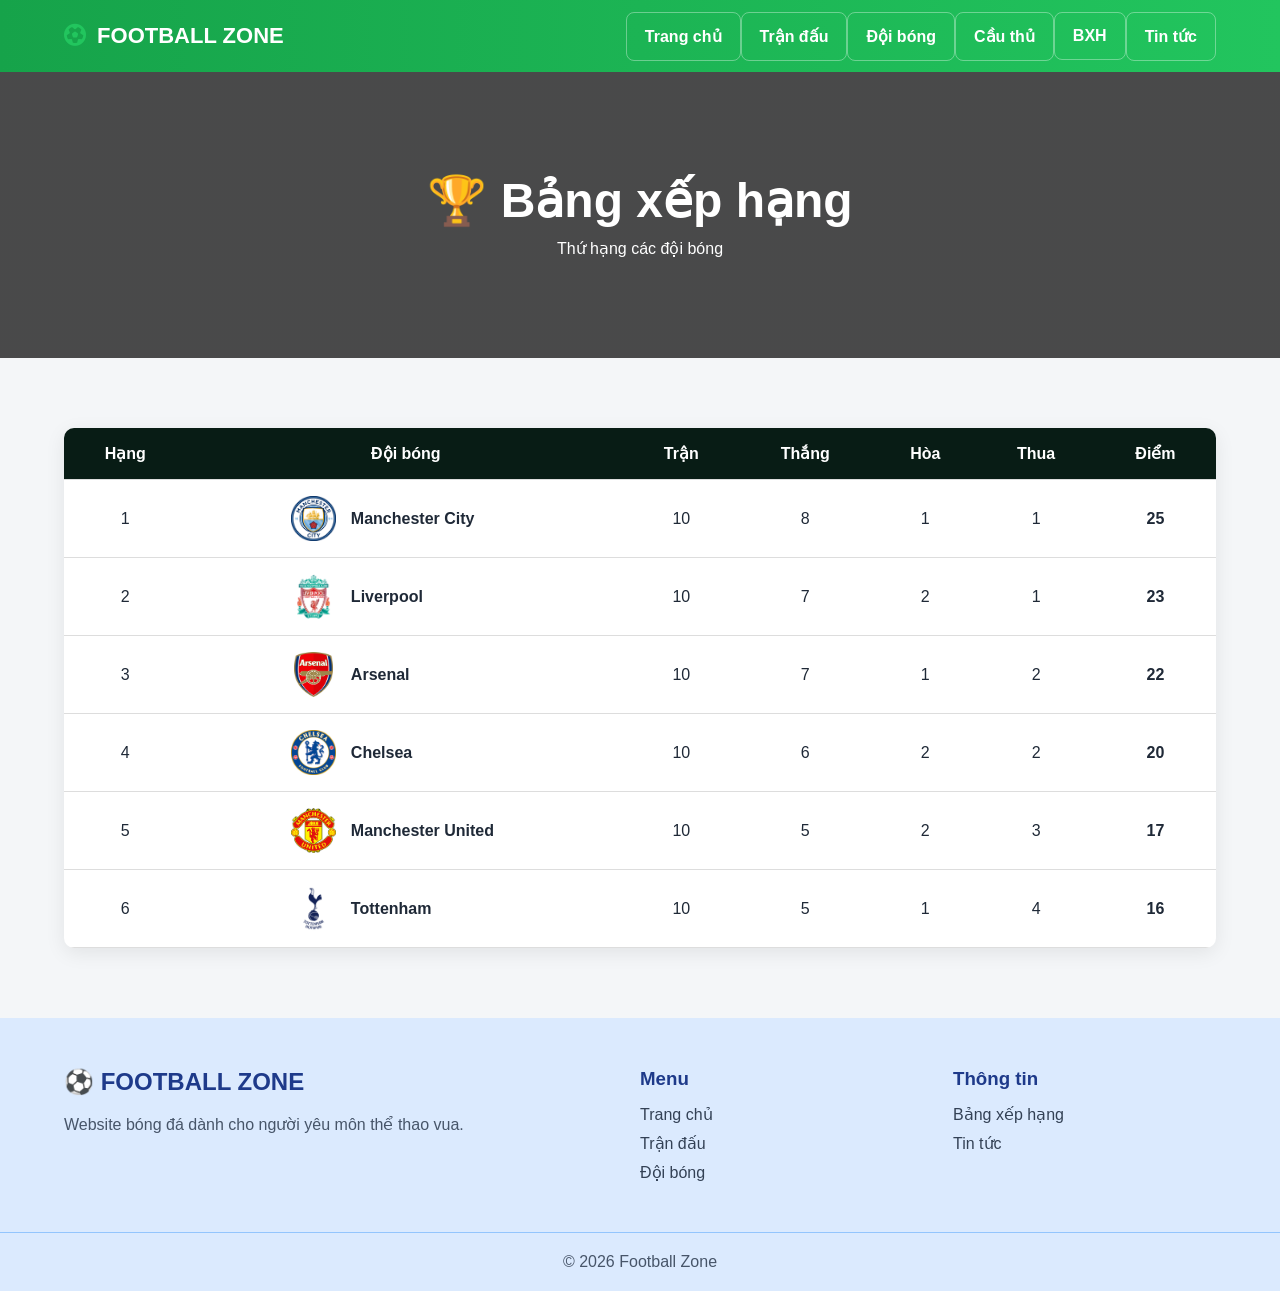
<file: bangxephang.html>
<!DOCTYPE html>
<html lang="vi">

<head>
    <meta charset="UTF-8">
    <meta name="viewport" content="width=device-width, initial-scale=1.0">

    <title>Bảng xếp hạng - Football Zone</title>

    <link rel="stylesheet" href="style.css">

    <link rel="stylesheet"
          href="https://cdnjs.cloudflare.com/ajax/libs/font-awesome/6.5.2/css/all.min.css">
</head>

<body>
<header>
    <div class="container header">
        <div class="logo">
            <i class="fa-solid fa-futbol"></i>
            FOOTBALL ZONE
        </div>

        <nav>

            <ul class="menu">

                <li>
                    <a href="index.html">Trang chủ</a>
                </li>

                <li>
                    <a href="trandau.html">Trận đấu</a>
                </li>

                <li>
                    <a href="doibong.html">Đội bóng</a>
                </li>

                <li>
                    <a href="cauthu.html">Cầu thủ</a>
                </li>

                <li>
                    <a href="bangxephang.html">BXH</a>
                </li>

                <li>
                    <a href="tintuc.html">Tin tức</a>
                </li>

            </ul>

        </nav>

    </div>

</header>
<section class="page-banner">

    <h1>🏆 Bảng xếp hạng</h1>

    <p>
        Thứ hạng các đội bóng
    </p>

</section>

<section class="section">
<div class="container">
<div class="table-box">
<table>

    <thead>

        <tr>
            <th>Hạng</th>
            <th>Đội bóng</th>
            <th>Trận</th>
            <th>Thắng</th>
            <th>Hòa</th>
            <th>Thua</th>
            <th>Điểm</th>
        </tr>

    </thead>


    <tbody>

        <!-- MANCHESTER CITY -->

        <tr>

            <td>1</td>

            <td>

                <div class="team-name">

                    <img
                    src="anh2.png"
                    alt="Manchester City">

                    <span>
                        Manchester City
                    </span>

                </div>

            </td>

            <td>10</td>

            <td>8</td>

            <td>1</td>

            <td>1</td>

            <td>
                <b>25</b>
            </td>

        </tr>


        <!-- LIVERPOOL -->

        <tr>

            <td>2</td>

            <td>

                <div class="team-name">

                    <img
                    src="anh5.png"
                    alt="Liverpool">

                    <span>
                        Liverpool
                    </span>

                </div>

            </td>

            <td>10</td>

            <td>7</td>

            <td>2</td>

            <td>1</td>

            <td>
                <b>23</b>
            </td>

        </tr>


        <!-- ARSENAL -->

        <tr>

            <td>3</td>

            <td>

                <div class="team-name">

                    <img
                    src="anh6.png"
                    alt="Arsenal">

                    <span>
                        Arsenal
                    </span>

                </div>

            </td>

            <td>10</td>

            <td>7</td>

            <td>1</td>

            <td>2</td>

            <td>
                <b>22</b>
            </td>

        </tr>
        <tr>

            <td>4</td>

            <td>

                <div class="team-name">

                    <img
                    src="anh7.png"
                    alt="Chelsea">

                    <span>
                        Chelsea
                    </span>

                </div>

            </td>

            <td>10</td>

            <td>6</td>

            <td>2</td>

            <td>2</td>

            <td>
                <b>20</b>
            </td>

        </tr>


        <!-- MANCHESTER UNITED -->

        <tr>

            <td>5</td>

            <td>

                <div class="team-name">

                    <img
                    src="anh1.png"
                    alt="Manchester United">
                    <span>
                        Manchester United
                    </span>

                </div>

            </td>

            <td>10</td>

            <td>5</td>

            <td>2</td>

            <td>3</td>

            <td>
                <b>17</b>
            </td>

        </tr>


        <!-- TOTTENHAM -->

        <tr>

            <td>6</td>

            <td>

                <div class="team-name">

                    <img
                    src="anh8.png"
                    alt="Tottenham">

                    <span>
                        Tottenham
                    </span>

                </div>

            </td>

            <td>10</td>

            <td>5</td>

            <td>1</td>

            <td>4</td>

            <td>
                <b>16</b>
            </td>

        </tr>

    </tbody>

</table>

</div>

</div>

</section>


<!-- ================= FOOTER ================= -->

<footer>

    <div class="container footer-grid">

        <div>

            <h2>⚽ FOOTBALL ZONE</h2>

            <p>
                Website bóng đá dành cho người yêu
                môn thể thao vua.
            </p>

        </div>


        <div>

            <h3>Menu</h3>

            <a href="index.html">
                Trang chủ
            </a>

            <a href="trandau.html">
                Trận đấu
            </a>

            <a href="doibong.html">
                Đội bóng
            </a>

        </div>


        <div>

            <h3>Thông tin</h3>

            <a href="bangxephang.html">
                Bảng xếp hạng
            </a>

            <a href="tintuc.html">
                Tin tức
            </a>

        </div>

    </div>


    <div class="copyright">
        © 2026 Football Zone
    </div>

</footer>

</body>

</html>
</file>
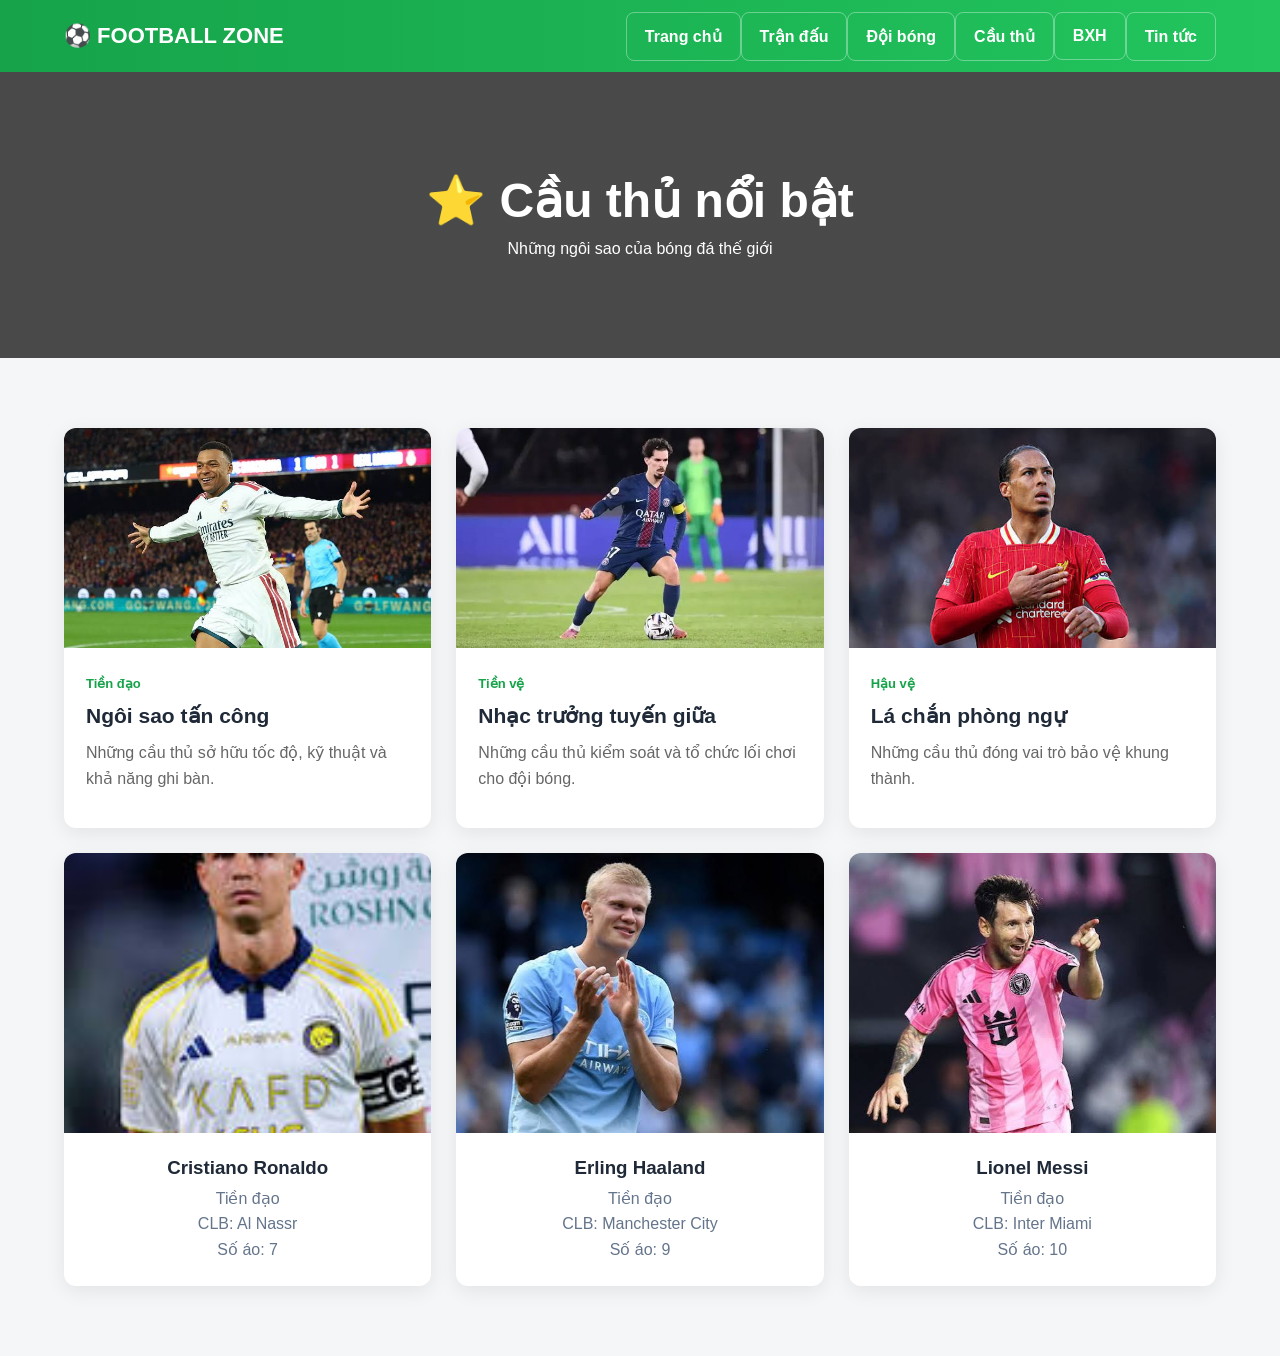
<file: cauthu.html>
<!DOCTYPE html>
<html lang="vi">

<head>
    <meta charset="UTF-8">
    <title>Cầu thủ</title>
    <link rel="stylesheet" href="style.css">
</head>

<body>

<header>

<div class="container header">

    <div class="logo">
        ⚽ FOOTBALL ZONE
    </div>

    <ul class="menu">

        <li><a href="index.html">Trang chủ</a></li>
        <li><a href="trandau.html">Trận đấu</a></li>
        <li><a href="doibong.html">Đội bóng</a></li>
        <li><a href="cauthu.html">Cầu thủ</a></li>
        <li><a href="bangxephang.html">BXH</a></li>
        <li><a href="tintuc.html">Tin tức</a></li>

    </ul>

</div>

</header>


<section class="page-banner">

<h1>⭐ Cầu thủ nổi bật</h1>

<p>
Những ngôi sao của bóng đá thế giới
</p>

</section>


<section class="section">

<div class="container">

<div class="news-grid">

    <div class="news-card">

        <img
        src="anh13.png"
        alt="Cầu thủ">

        <div class="news-content">

            <span>Tiền đạo</span>
            <h3>Ngôi sao tấn công</h3>

            <p>
                Những cầu thủ sở hữu tốc độ,
                kỹ thuật và khả năng ghi bàn.
            </p>
        </div>
    </div>
    <div class="news-card">

        <img
        src="anh14.png"
        alt="Cầu thủ">
        <div class="news-content">

            <span>Tiền vệ</span>

            <h3>Nhạc trưởng tuyến giữa</h3>
            <p>
                Những cầu thủ kiểm soát và
                tổ chức lối chơi cho đội bóng.
            </p>
        </div>
    </div>
    <div class="news-card">

        <img
        src="anh15.png"
        alt="Bóng đá">

        <div class="news-content">
            <span>Hậu vệ</span>
            <h3>Lá chắn phòng ngự</h3>
            <p>
                Những cầu thủ đóng vai trò
                bảo vệ khung thành.
            </p>
        </div>
    </div>

<!-- CẦU THỦ 4: CRISTIANO RONALDO -->
<div class="player-card">
    <img
        src="anh20.png"
        alt="Cristiano Ronaldo"
    >
    <div class="player-info">
        <h3>Cristiano Ronaldo</h3>
        <p>Tiền đạo</p>
        <p>CLB: Al Nassr</p>
        <p>Số áo: 7</p>
    </div>
</div>

<!-- CẦU THỦ 5: ERLING HAALAND -->
<div class="player-card">
    <img
        src="anh21.png"
        alt="Erling Haaland"
    >
    <div class="player-info">
        <h3>Erling Haaland</h3>
        <p>Tiền đạo</p>
        <p>CLB: Manchester City</p>
        <p>Số áo: 9</p>
    </div>
</div>

<!-- CẦU THỦ 6: LIONEL MESSI -->
<div class="player-card">
    <img
        src="anh22.png"
        alt="Lionel Messi"
    >
    <div class="player-info">
        <h3>Lionel Messi</h3>
        <p>Tiền đạo</p>
        <p>CLB: Inter Miami</p>
        <p>Số áo: 10</p>
    </div>
</div>

</div>

</div>

</section>

</body>
</html>
</file>
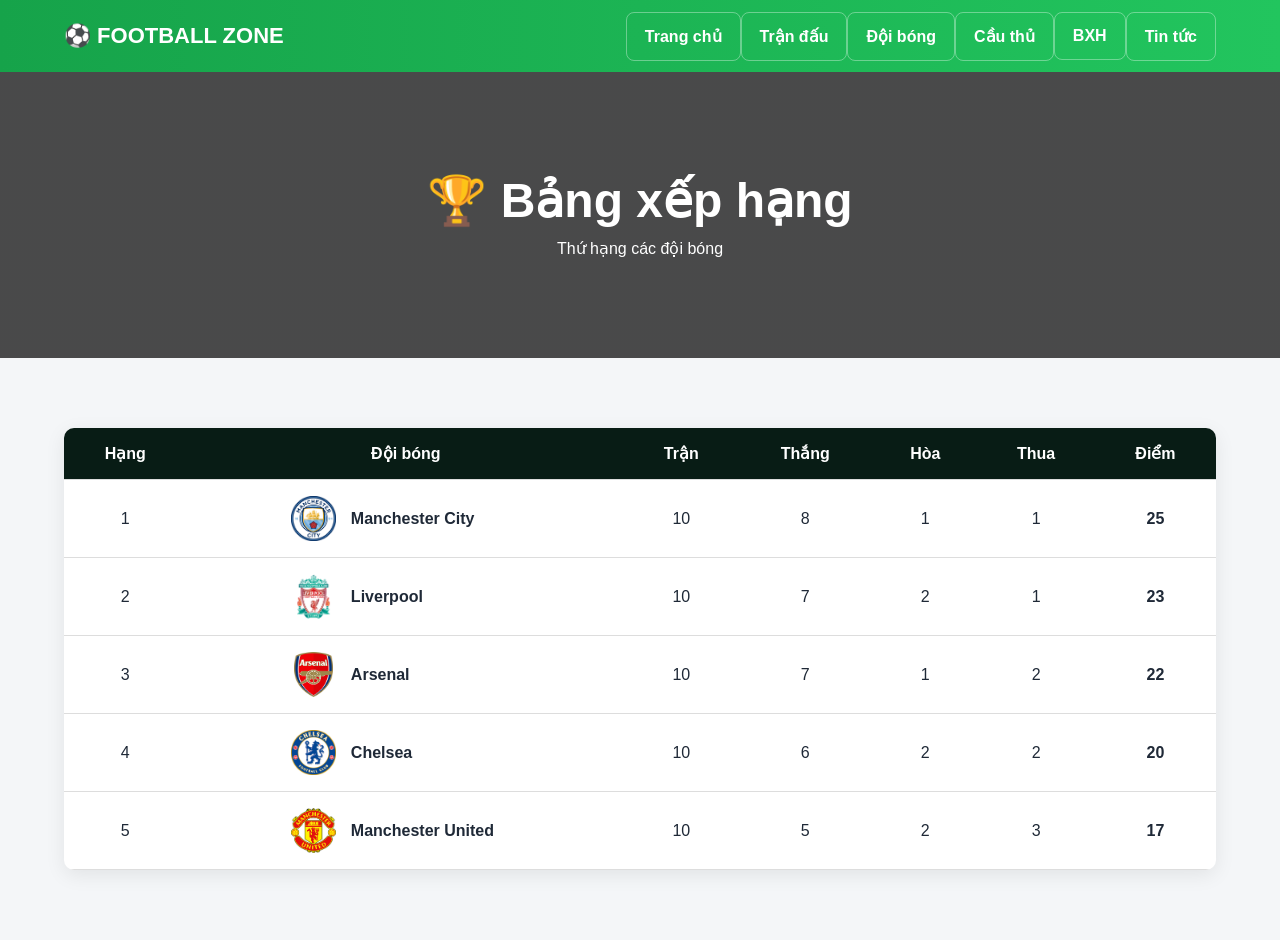
<file: doibong.html>
<!DOCTYPE html>
<html lang="vi">

<head>
    <meta charset="UTF-8">
    <title>
        Bảng xếp hạng
    </title>
    <link rel="stylesheet"
          href="style.css">
</head>
<body>
<header>

<div class="container header">

    <div class="logo">
        ⚽ FOOTBALL ZONE
    </div>
    <ul class="menu">
        <li>
            <a href="index.html">
                Trang chủ
            </a>
        </li>
        <li>
            <a href="trandau.html">
                Trận đấu
            </a>
        </li>

        <li>
            <a href="doibong.html">
                Đội bóng
            </a>
        </li>

        <li>
            <a href="cauthu.html">
                Cầu thủ
            </a>
        </li>

        <li>
            <a href="bangxephang.html">
                BXH
            </a>
        </li>

        <li>
            <a href="tintuc.html">
                Tin tức
            </a>
        </li>

    </ul>

</div>

</header>


<section class="page-banner">

    <h1>🏆 Bảng xếp hạng</h1>

    <p>
        Thứ hạng các đội bóng
    </p>

</section>


<section class="section">

<div class="container">

<div class="table-box">

<table>

<thead>

<tr>
    <th>Hạng</th>
    <th>Đội bóng</th>
    <th>Trận</th>
    <th>Thắng</th>
    <th>Hòa</th>
    <th>Thua</th>
    <th>Điểm</th>
</tr>

</thead>

<tbody>

<tr>
    <td>1</td>

    <td>
        <div class="team-name">
            <img src="anh2.png"
                 alt="Manchester City">
            <span>Manchester City</span>
        </div>
    </td>

    <td>10</td>
    <td>8</td>
    <td>1</td>
    <td>1</td>
    <td><b>25</b></td>
</tr>


<tr>
    <td>2</td>

    <td>
        <div class="team-name">
            <img src="anh5.png"
                 alt="Liverpool">
            <span>Liverpool</span>
        </div>
    </td>

    <td>10</td>
    <td>7</td>
    <td>2</td>
    <td>1</td>
    <td><b>23</b></td>
</tr>


<tr>
    <td>3</td>

    <td>
        <div class="team-name">
            <img src="anh6.png"
                 alt="Arsenal">
            <span>Arsenal</span>
        </div>
    </td>

    <td>10</td>
    <td>7</td>
    <td>1</td>
    <td>2</td>
    <td><b>22</b></td>
</tr>


<tr>
    <td>4</td>

    <td>
        <div class="team-name">
            <img src="anh7.png"
                 alt="Chelsea">
            <span>Chelsea</span>
        </div>
    </td>

    <td>10</td>
    <td>6</td>
    <td>2</td>
    <td>2</td>
    <td><b>20</b></td>
</tr>


<tr>
    <td>5</td>

    <td>
        <div class="team-name">
            <img src="anh1.png"
                 alt="Manchester United">
            <span>Manchester United</span>
        </div>
    </td>

    <td>10</td>
    <td>5</td>
    <td>2</td>
    <td>3</td>
    <td><b>17</b></td>
</tr>

</tbody>

</table>

</div>

</div>

</section>

</body>
</html>
</file>
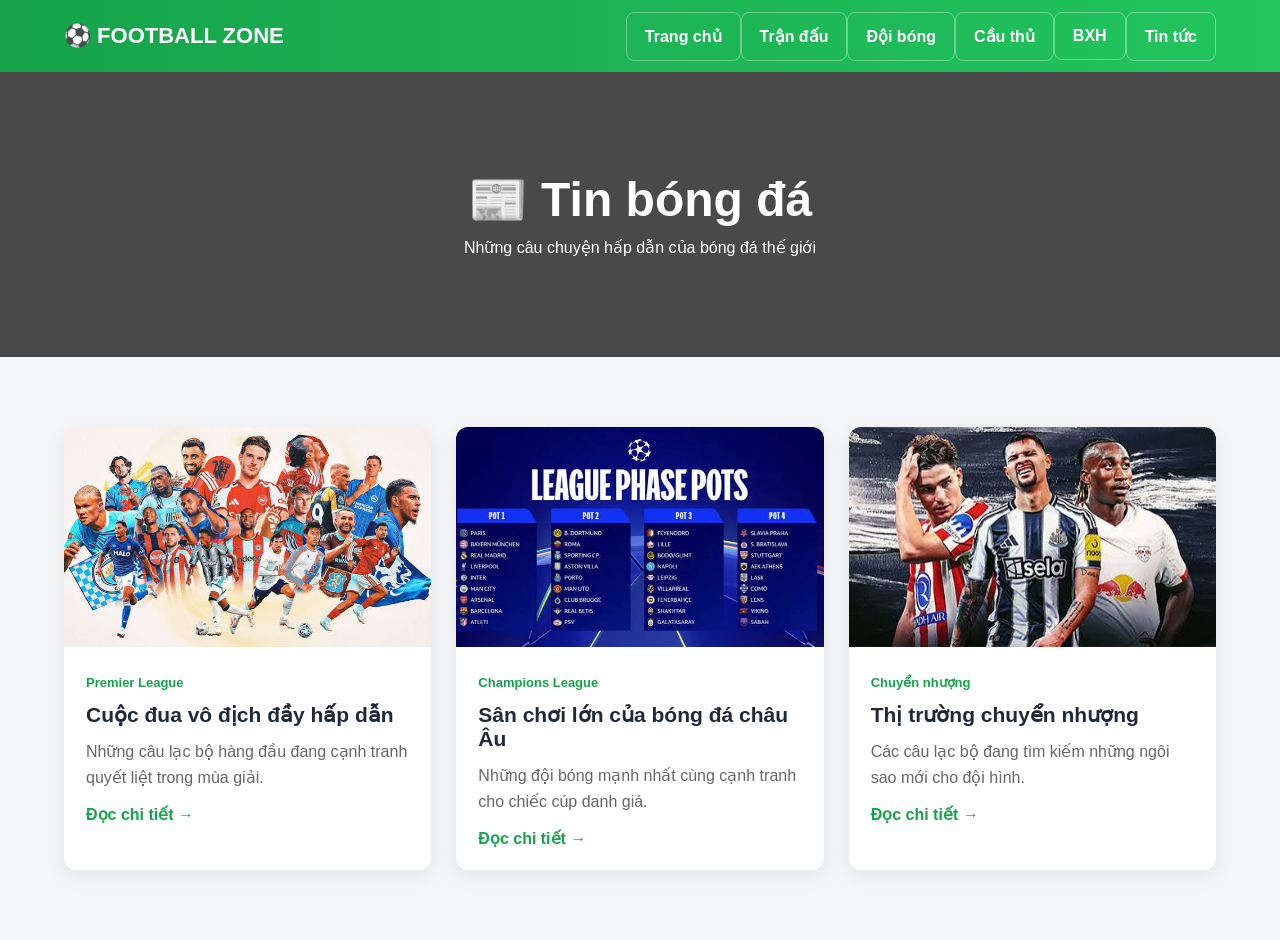
<file: tintuc.html>
<!DOCTYPE html>
<html lang="vi">

<head>

<meta charset="UTF-8">

<title>
    Tin bóng đá
</title>

<link rel="stylesheet"
      href="style.css">

</head>
<body>
<header>
<div class="container header">

    <div class="logo">
        ⚽ FOOTBALL ZONE
    </div>
    <ul class="menu">
        <li><a href="index.html">Trang chủ</a></li>
        <li><a href="trandau.html">Trận đấu</a></li>
        <li><a href="doibong.html">Đội bóng</a></li>
        <li><a href="cauthu.html">Cầu thủ</a></li>
        <li><a href="bangxephang.html">BXH</a></li>
        <li><a href="tintuc.html">Tin tức</a></li>
    </ul>
</div>
</header>


<section class="page-banner">

<h1>
    📰 Tin bóng đá
</h1>

<p>
    Những câu chuyện hấp dẫn của bóng đá thế giới
</p>

</section>


<section class="section">

<div class="container">

<div class="news-grid">

<article class="news-card">

<img
src="anh16.png">

<div class="news-content">

<span>
Premier League
</span>

<h3>
Cuộc đua vô địch đầy hấp dẫn
</h3>

<p>
Những câu lạc bộ hàng đầu đang cạnh tranh
quyết liệt trong mùa giải.
</p>

<a href="#">
Đọc chi tiết →
</a>

</div>

</article>


<article class="news-card">

<img
src="anh17.png">

<div class="news-content">

<span>
Champions League
</span>

<h3>
Sân chơi lớn của bóng đá châu Âu
</h3>

<p>
Những đội bóng mạnh nhất cùng cạnh tranh
cho chiếc cúp danh giá.
</p>

<a href="#">
Đọc chi tiết →
</a>

</div>

</article>


<article class="news-card">

<img
src="anh18.png">

<div class="news-content">

<span>
Chuyển nhượng
</span>

<h3>
Thị trường chuyển nhượng
</h3>

<p>
Các câu lạc bộ đang tìm kiếm những
ngôi sao mới cho đội hình.
</p>

<a href="#">
Đọc chi tiết →
</a>

</div>

</article>

</div>

</div>

</section>

</body>
</html>
</file>
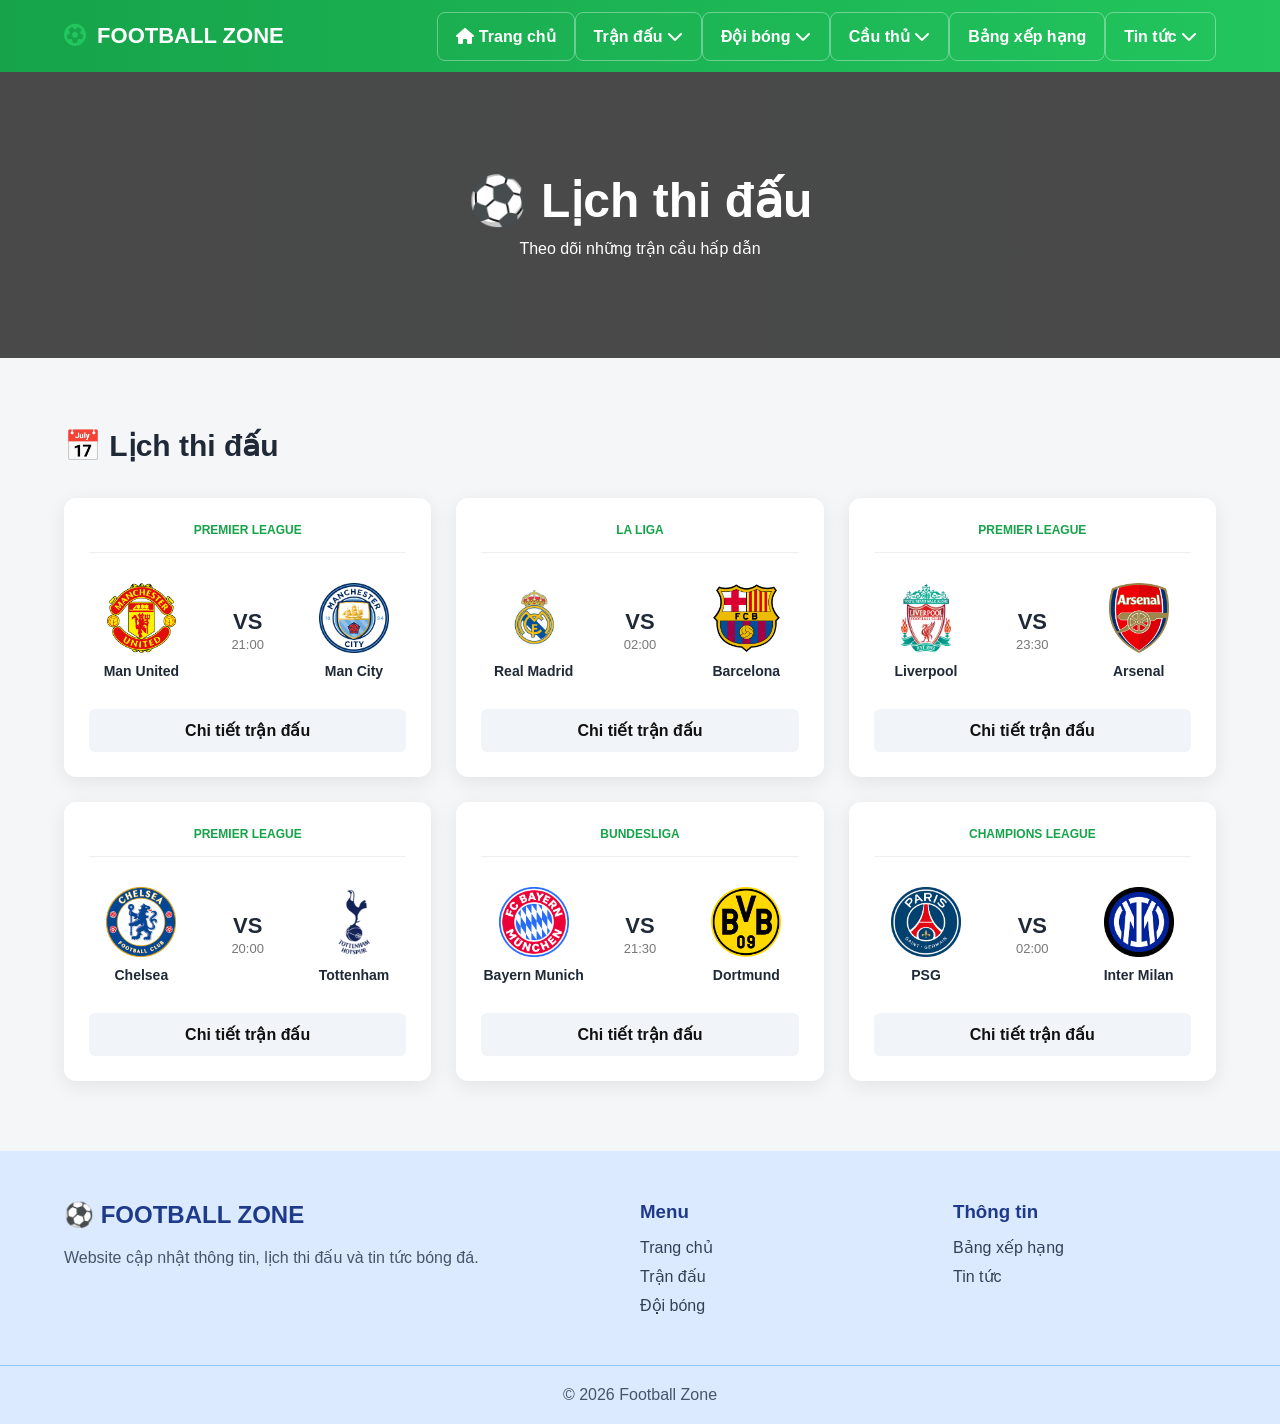
<file: trandau.html>
<!DOCTYPE html>
<html lang="vi">

<head>
    <meta charset="UTF-8">
    <meta name="viewport" content="width=device-width, initial-scale=1.0">

    <title>Trận đấu - Football Zone</title>
    <link rel="stylesheet" href="style.css">
    <link rel="stylesheet"
          href="https://cdnjs.cloudflare.com/ajax/libs/font-awesome/6.5.2/css/all.min.css">
</head>
<body>
<header>

    <div class="container header">
        <div class="logo">
            <i class="fa-solid fa-futbol"></i>
            FOOTBALL ZONE
        </div>

        <nav>

            <ul class="menu">

                <li>
                    <a href="index.html">
                        <i class="fa-solid fa-house"></i>
                        Trang chủ
                    </a>
                </li>

                <!-- TRẬN ĐẤU -->
                <li class="dropdown">

                    <a href="trandau.html">
                        Trận đấu
                        <i class="fa-solid fa-chevron-down"></i>
                    </a>

                    <ul class="submenu">

                        <li>
                            <a href="#lichthidau">
                                Lịch thi đấu
                            </a>
                        </li>

                        <li>
                            <a href="#ketqua">
                                Kết quả
                            </a>
                        </li>

                        <li>
                            <a href="#noibat">
                                Trận nổi bật
                            </a>
                        </li>

                    </ul>

                </li>


                <!-- ĐỘI BÓNG -->
                <li class="dropdown">

                    <a href="doibong.html">
                        Đội bóng
                        <i class="fa-solid fa-chevron-down"></i>
                    </a>

                    <ul class="submenu">

                        <li><a href="doibong.html">Manchester United</a></li>
                        <li><a href="doibong.html">Manchester City</a></li>
                        <li><a href="doibong.html">Liverpool</a></li>
                        <li><a href="doibong.html">Arsenal</a></li>
                        <li><a href="doibong.html">Real Madrid</a></li>
                        <li><a href="doibong.html">Barcelona</a></li>

                    </ul>

                </li>


                <!-- CẦU THỦ -->
                <li class="dropdown">

                    <a href="cauthu.html">
                        Cầu thủ
                        <i class="fa-solid fa-chevron-down"></i>
                    </a>

                    <ul class="submenu">

                        <li><a href="cauthu.html">Tiền đạo</a></li>
                        <li><a href="cauthu.html">Tiền vệ</a></li>
                        <li><a href="cauthu.html">Hậu vệ</a></li>
                        <li><a href="cauthu.html">Thủ môn</a></li>

                    </ul>

                </li>


                <li>
                    <a href="bangxephang.html">
                        Bảng xếp hạng
                    </a>
                </li>
                <li class="dropdown">

                    <a href="tintuc.html">
                        Tin tức
                        <i class="fa-solid fa-chevron-down"></i>
                    </a>

                    <ul class="submenu">

                        <li><a href="tintuc.html">Premier League</a></li>
                        <li><a href="tintuc.html">Champions League</a></li>
                        <li><a href="tintuc.html">La Liga</a></li>
                        <li><a href="tintuc.html">Chuyển nhượng</a></li>

                    </ul>

                </li>

            </ul>

        </nav>

    </div>

</header>
<section class="page-banner">

    <h1>
        ⚽ Lịch thi đấu
    </h1>

    <p>
        Theo dõi những trận cầu hấp dẫn
    </p>

</section>


<!-- ================= LỊCH THI ĐẤU ================= -->

<section class="section" id="lichthidau">

    <div class="container">

        <div class="section-title">

            <h2>
                📅 Lịch thi đấu
            </h2>

        </div>


        <div class="match-grid">

            <!-- ================= TRẬN 1 ================= -->

            <div class="match-card">

                <div class="league">
                    PREMIER LEAGUE
                </div>


                <div class="teams">

                    <!-- Manchester United -->

                    <div>

                        <img class="team-image"
                             src="anh1.png"
                             alt="Manchester United">

                        <h3>
                            Man United
                        </h3>

                    </div>


                    <div class="vs">

                        <strong>
                            VS
                        </strong>

                        <span>
                            21:00
                        </span>

                    </div>
                    <div>

                        <img class="team-image"
                             src="anh2.png"
                             alt="Manchester City">

                        <h3>
                            Man City
                        </h3>

                    </div>

                </div>
                <a href="#"
                   class="match-btn">

                    Chi tiết trận đấu
                </a>
            </div>
            <div class="match-card">

                <div class="league">
                    LA LIGA
                </div>
                <div class="teams">
                    <div>

                        <img class="team-image"
                             src="anh3.png"
                             alt="Real Madrid">

                        <h3>
                            Real Madrid
                        </h3>

                    </div>


                    <div class="vs">

                        <strong>
                            VS
                        </strong>

                        <span>
                            02:00
                        </span>

                    </div>
                    <div>

                        <img class="team-image"
                             src="anh4.png"
                             alt="Barcelona">

                        <h3>
                            Barcelona
                        </h3>

                    </div>

                </div>


                <a href="#"
                   class="match-btn">

                    Chi tiết trận đấu

                </a>
            </div>
            <div class="match-card">

                <div class="league">
                    PREMIER LEAGUE
                </div>


                <div class="teams">

                    <div>

                        <img class="team-image"
                             src="anh5.png"
                             alt="Liverpool">

                        <h3>
                            Liverpool
                        </h3>

                    </div>


                    <div class="vs">

                        <strong>
                            VS
                        </strong>

                        <span>
                            23:30
                        </span>

                    </div>

                    <div>

                        <img class="team-image"
                             src="anh6.png"
                             alt="Arsenal">

                        <h3>
                            Arsenal
                        </h3>

                    </div>

                </div>


                <a href="#"
                   class="match-btn">

                    Chi tiết trận đấu

                </a>
            </div>
            <div class="match-card">

                <div class="league">
                    PREMIER LEAGUE
                </div>


                <div class="teams">

                    <div>

                        <img class="team-image"
                             src="anh7.png"
                             alt="Chelsea">

                        <h3>
                            Chelsea
                        </h3>

                    </div>


                    <div class="vs">

                        <strong>
                            VS
                        </strong>

                        <span>
                            20:00
                        </span>

                    </div>

                    <div>

                        <img class="team-image"
                             src="anh8.png"
                             alt="Tottenham">

                        <h3>
                            Tottenham
                        </h3>

                    </div>

                </div>


                <a href="#"
                   class="match-btn">

                    Chi tiết trận đấu

                </a>

            </div>

            <div class="match-card">

                <div class="league">
                    BUNDESLIGA
                </div>


                <div class="teams">

                    <!-- BAYERN -->

                    <div>

                        <img class="team-image"
                             src="anh10.png"
                             alt="Bayern Munich">

                        <h3>
                            Bayern Munich
                        </h3>

                    </div>


                    <div class="vs">

                        <strong>
                            VS
                        </strong>

                        <span>
                            21:30
                        </span>

                    </div>

                    <div>

                        <img class="team-image"
                             src="anh9.png"
                             alt="Borussia Dortmund">

                        <h3>
                            Dortmund
                        </h3>

                    </div>

                </div>


                <a href="#"
                   class="match-btn">

                    Chi tiết trận đấu

                </a>

            </div>
            <div class="match-card">

                <div class="league">
                    CHAMPIONS LEAGUE
                </div>


                <div class="teams">
                    <div>

                        <img class="team-image"
                             src="anh11.png"
                             alt="PSG">

                        <h3>
                            PSG
                        </h3>

                    </div>


                    <div class="vs">

                        <strong>
                            VS
                        </strong>

                        <span>
                            02:00
                        </span>

                    </div>

                    <div>

                        <img class="team-image"
                             src="anh12.png"
                             alt="Inter Milan">

                        <h3>
                            Inter Milan
                        </h3>

                    </div>

                </div>


                <a href="#"
                   class="match-btn">
                    Chi tiết trận đấu
                </a>
            </div>
        </div>
    </div>
</section>
<footer>

    <div class="container footer-grid">

        <div>

            <h2>
                ⚽ FOOTBALL ZONE
            </h2>

            <p>
                Website cập nhật thông tin,
                lịch thi đấu và tin tức bóng đá.
            </p>

        </div>


        <div>

            <h3>Menu</h3>

            <a href="index.html">
                Trang chủ
            </a>

            <a href="trandau.html">
                Trận đấu
            </a>

            <a href="doibong.html">
                Đội bóng
            </a>

        </div>


        <div>

            <h3>Thông tin</h3>

            <a href="bangxephang.html">
                Bảng xếp hạng
            </a>

            <a href="tintuc.html">
                Tin tức
            </a>
        </div>
    </div>
    <div class="copyright">
        © 2026 Football Zone
    </div>

</footer>

</body>

</html>
</file>
<file: style.css>
* {
    margin: 0;
    padding: 0;
    box-sizing: border-box;
}

body {
    font-family: Arial, Helvetica, sans-serif;
    background: #f4f6f8;
    color: #1f2937;
}

a {
    text-decoration: none;
}

.container {
    width: 90%;
    max-width: 1200px;
    margin: auto;
}

header {
    background: linear-gradient(to right, #16a34a, #22c55e);
    position: sticky;
    top: 0;
    z-index: 999;
}
.header {
    display: flex;
    align-items: center;
    justify-content: space-between;
    min-height: 72px;
}

.logo {
    color: white;
    font-size: 22px;
    font-weight: bold;
}

.logo i {
    color: #22c55e;
    margin-right: 5px;
}

/* ================= MENU ================= */

.menu {
    display: flex;
    list-style: none;
    align-items: center;
}

.menu > li {
    position: relative;
}


.menu > li > a {
    color: white;
    display: block;
    padding: 14px 18px;
    margin: 5px 0;
    font-size: 16px;
    font-weight: bold;
    border: 1px solid rgba(255, 255, 255, 0.35);
    border-radius: 8px;
    transition: 0.3s;
}

.menu > li > a:hover {
    background: #60a5fa;
    color: #082f49;
    border-color: #93c5fd;
    transform: translateY(-2px);
}


/* ================= MENU CON ================= */

.submenu {
    position: absolute;
    top: 72px;
    left: 0;

    background: white;
    width: 210px;

    list-style: none;

    opacity: 0;
    visibility: hidden;

    transform: translateY(10px);

    transition: 0.3s;

    box-shadow: 0 10px 30px rgba(0, 0, 0, 0.2);
}

.dropdown:hover .submenu {
    opacity: 1;
    visibility: visible;
    transform: translateY(0);
}

.submenu a {
    display: block;
    color: #333;
    padding: 14px 18px;
    border-bottom: 1px solid #eee;
}

.submenu a:hover {
    background: #16a34a;
    color: white;
}

/* ================= HERO ================= */

.hero {
    height: 360px;

    background:
        linear-gradient(
            rgba(0, 0, 0, 0.68),
            rgba(0, 0, 0, 0.68)
        ),
        url("anh19.png");

    background-size: cover;
    background-position: center;

    /* CĂN NỘI DUNG GIỮA */
    display: flex;
    justify-content: center;
    align-items: center;

    text-align: center;
}

.hero-content {
    width: 90%;
    max-width: 900px;

    /* CĂN KHỐI GIỮA */
    margin: 0 auto;

    color: white;
}

/* FOOTBALL EVERYDAY */

.tag {
    background: #16a34a;
    padding: 8px 14px;
    border-radius: 20px;

    display: inline-block;

    font-size: 13px;
    font-weight: bold;

    margin-bottom: 20px;
}

/* TIÊU ĐỀ */

.hero h1 {
    font-size: 60px;
    line-height: 1.1;

    margin-bottom: 20px;

    text-align: center;
}

/* MÔ TẢ */

.hero p {
    max-width: 700px;

    font-size: 19px;
    line-height: 1.7;

    color: #e5e7eb;

    /* CĂN ĐOẠN VĂN GIỮA */
    margin: 0 auto 30px;

    text-align: center;
}

/* NÚT */

.btn {
    display: inline-block;

    background: #16a34a;
    color: white;

    padding: 14px 25px;

    border-radius: 6px;

    margin: 5px;

    font-weight: bold;
}

.btn:hover {
    background: #15803d;
}

.btn-outline {
    background: transparent;
    border: 2px solid white;
}

.btn-outline:hover {
    background: white;
    color: #111;
}

/* ================= SECTION ================= */

.section {
    padding: 70px 0;
}

.gray {
    background: #e9eef2;
}

.section-title {
    display: flex;
    justify-content: space-between;
    align-items: center;

    margin-bottom: 35px;
}

.section-title h2 {
    font-size: 30px;
}

.section-title a {
    color: #16a34a;
    font-weight: bold;
}

/* ================= TRẬN ĐẤU ================= */

.match-grid {
    display: grid;

    grid-template-columns: repeat(3, 1fr);

    gap: 25px;
}

.match-card {
    background: white;

    border-radius: 12px;

    padding: 25px;

    box-shadow: 0 5px 20px rgba(0, 0, 0, 0.08);

    text-align: center;
}

.league {
    font-size: 12px;
    font-weight: bold;

    color: #16a34a;

    border-bottom: 1px solid #eee;

    padding-bottom: 15px;
}

.teams {
    display: flex;

    justify-content: space-between;
    align-items: center;

    margin: 30px 0;
}

.teams > div {
    width: 33%;
}

.teams h3 {
    font-size: 14px;
    margin-top: 10px;
}

.team-logo {
    width: 65px;
    height: 65px;

    margin: auto;

    display: flex;

    align-items: center;
    justify-content: center;

    border-radius: 50%;

    font-weight: bold;

    color: white;

    font-size: 15px;
}

.red {
    background: #dc2626;
}

.blue {
    background: #38bdf8;
}

.white {
    background: white;

    color: #111 !important;

    border: 2px solid #ddd;
}

.barca {
    background: linear-gradient(
        90deg,
        #a50044 50%,
        #004d98 50%
    );
}

.liverpool {
    background: #c8102e;
}

.arsenal {
    background: #ef0107;
}

.vs strong {
    display: block;

    font-size: 22px;
}

.vs span {
    color: #777;

    font-size: 13px;
}

.match-btn {
    display: block;
    background: #f1f5f9;
    padding: 12px;
    color: #111;
    border-radius: 6px;
    font-weight: bold;
}

.match-btn:hover {
    background: #16a34a;

    color: white;
}

/* ================= CLUB ================= */

.club-grid {
    display: grid;
    grid-template-columns: repeat(4, 1fr);
    gap: 20px;
}

.club-card {
    background: white;
    padding: 30px 15px;
    border-radius: 12px;
    text-align: center;
    color: #111;
    transition: 0.3s;
    box-shadow: 0 4px 15px rgba(0, 0, 0, 0.07);
}

.club-card:hover {
    transform: translateY(-8px);
}

/* LOGO ĐỘI BÓNG */
.club-logo {
    width: 100px;
    height: 100px;
    object-fit: contain;
    display: block;
    margin: 0 auto 20px;
}

.big-logo {
    width: 90px;
    height: 90px;
    border-radius: 50%;
    display: flex;
    justify-content: center;
    align-items: center;
    margin: 0 auto 20px;
    color: white;
    font-weight: bold;
    font-size: 20px;
}

.club-card p {
    color: #777;
    margin-top: 7px;
}

/* ================= LOGO TRẬN ĐẤU ================= */

.team-image {
    width: 70px;
    height: 70px;

    object-fit: contain;

    display: block;

    margin: 0 auto 10px;
}

/* ================= NEWS ================= */

.news-grid {
    display: grid;

    grid-template-columns: repeat(3, 1fr);

    gap: 25px;
}

.news-card {
    background: white;

    border-radius: 12px;

    overflow: hidden;

    box-shadow: 0 5px 20px rgba(0, 0, 0, 0.08);
}

.news-card img {
    width: 100%;
    height: 220px;

    object-fit: cover;
}

.news-content {
    padding: 22px;
}

.news-content span {
    color: #16a34a;

    font-size: 13px;

    font-weight: bold;
}

.news-content h3 {
    margin: 12px 0;

    font-size: 21px;
}

.news-content p {
    color: #666;

    line-height: 1.6;

    margin-bottom: 15px;
}

.news-content a {
    color: #16a34a;

    font-weight: bold;
}

/* ================= TRANG CON ================= */

.page-banner {
    padding: 100px 20px;

    color: white;

    text-align: center;

    background:
        linear-gradient(
            rgba(0, 0, 0, 0.7),
            rgba(0, 0, 0, 0.7)
        ),
        url("https://images.unsplash.com/photo-1574629810360-7efbbe195018?auto=format&fit=crop&w=1920&q=80");

    background-size: cover;
    background-position: center;
}

.page-banner h1 {
    font-size: 48px;

    margin-bottom: 10px;
}

/* ================= TABLE ================= */

.table-box {
    background: white;

    border-radius: 10px;

    overflow: hidden;

    box-shadow: 0 5px 20px rgba(0, 0, 0, 0.08);
}

table {
    width: 100%;

    border-collapse: collapse;
}

th {
    background: #081c15;

    color: white;
}

th,
td {
    padding: 16px;

    text-align: center;

    border-bottom: 1px solid #ddd;
}

tr:hover {
    background: #f1f5f9;
}

/* ================= FOOTER ================= */

/* ================= FOOTER ================= */

footer {
    background: #dbeafe; /* xanh dương nhạt */
    color: #1e3a8a;
    padding-top: 50px;
}

.footer-grid {
    display: grid;
    grid-template-columns: 2fr 1fr 1fr;
    gap: 50px;
    padding-bottom: 40px;
}

.footer-grid h2,
.footer-grid h3 {
    margin-bottom: 15px;
    color: #1e3a8a;
}

.footer-grid p {
    color: #475569;
    line-height: 1.7;
}

.footer-grid a {
    display: block;
    color: #334155;
    margin: 10px 0;
}

.footer-grid a:hover {
    color: #2563eb;
}

.copyright {
    border-top: 1px solid #93c5fd;
    text-align: center;
    padding: 20px;
    color: #475569;
}

/* ================= MOBILE ================= */

@media(max-width: 900px) {

    .header {
        flex-direction: column;
    }

    .menu {
        flex-wrap: wrap;

        justify-content: center;
    }

    .menu > li > a {
        padding: 15px 10px;
    }

    .hero {
        height: 520px;
    }

    .hero h1 {
        font-size: 42px;
    }

    .hero p {
        font-size: 16px;
    }

    .match-grid,
    .news-grid {
        grid-template-columns: 1fr;
    }

    .club-grid {
        grid-template-columns: repeat(2, 1fr);
    }

    .footer-grid {
        grid-template-columns: 1fr;
    }
}
/* ========== LOGO ĐỘI BÓNG TRONG BẢNG XẾP HẠNG ========== */

.team-name {
    display: flex;

    align-items: center;

    gap: 15px;

    width: 230px;

    margin: 0 auto;
}

.team-name img {
    width: 45px;

    height: 45px;

    object-fit: contain;
}

.team-name span {
    font-size: 16px;

    font-weight: 600;

    text-align: left;
}

.player-grid {
    display: grid;
    grid-template-columns: repeat(3, 1fr);
    gap: 30px;
    width: 90%;
    max-width: 1200px;
    margin: 0 auto;
}

.player-card {
    background: white;
    border-radius: 12px;
    overflow: hidden;
    box-shadow: 0 5px 20px rgba(0, 0, 0, 0.08);
    text-align: center;
    transition: 0.3s;
}

.player-card:hover {
    transform: translateY(-6px);
}

.player-card img {
    width: 100%;
    height: 280px;
    object-fit: cover;
}

.player-info {
    padding: 20px;
}

.player-info h3 {
    margin-bottom: 10px;
}

.player-info p {
    margin: 7px 0;
    color: #64748b;
}

@media (max-width: 768px) {
    .player-grid {
        grid-template-columns: repeat(2, 1fr);
    }
}

@media (max-width: 500px) {
    .player-grid {
        grid-template-columns: 1fr;
    }
}

/* DÒNG TIN TỨC CHẠY NGANG */

.ticker {
    display: flex;
    align-items: center;
    background: #ffffff;
    border-bottom: 2px solid #16a34a;
    height: 48px;
    overflow: hidden;
}

.ticker-title {
    background: #16a34a;
    color: white;
    font-weight: bold;
    padding: 14px 20px;
    height: 100%;
    display: flex;
    align-items: center;
    white-space: nowrap;
    z-index: 1;
}

.ticker-content {
    flex: 1;
    overflow: hidden;
    white-space: nowrap;
}

.ticker-text {
    display: inline-block;
    padding-left: 100%;
    animation: chayChu 30s linear infinite;
    color: #1f2937;
    font-weight: bold;
    font-size: 15px;
}

.ticker-text:hover {
    animation-play-state: paused;
}

@keyframes chayChu {
    from {
        transform: translateX(0);
    }

    to {
        transform: translateX(-100%);
    }
}

/* Hiệu ứng nhấp nháy 2 màu cho Footer */
footer {
    animation: footerBlink 3s infinite alternate;
    transition: all 0.5s ease;
}

@keyframes footerBlink {
    0% {
        background-color: #dbeafe;
        color: #1e3a8a;
    }

    100% {
        background-color: #bbf7d0;
        color: #14532d;
    }
}

/* Tiêu đề trong Footer */
footer h2,
footer h3,
footer strong {
    animation: textBlink 3s infinite alternate;
}

@keyframes textBlink {
    0% {
        color: #1d4ed8;
    }

    100% {
        color: #15803d;
    }
}

/* Đường phân cách phía dưới Footer */
.footer-bottom {
    transition: background-color 0.5s ease;
}

/* HIỆU ỨNG ĐỔI MÀU CÁC Ô ĐỘI BÓNG */
.team-card {
    position: relative;
    overflow: hidden;
    border: 2px solid transparent;
    border-radius: 18px;
    background: white;
    transition:
        transform 0.35s ease,
        box-shadow 0.35s ease,
        border-color 0.35s ease;

    animation: teamGlow 8s linear infinite;
}

/* Viền đổi màu liên tục */
@keyframes teamGlow {
    0% {
        border-color: #22c55e;
    }
    25% {
        border-color: #facc15;
    }
    50% {
        border-color: #f97316;
    }
    75% {
        border-color: #3b82f6;
    }
    100% {
        border-color: #22c55e;
    }
}

/* HIỆU ỨNG VIỀN 4 MÀU CHO Ô ĐỘI BÓNG */
.team-card,
.team,
.team-box,
.club-card {
    border: 3px solid transparent !important;
    animation: doiMauVien 4s linear infinite !important;
    transition: transform 0.3s ease, box-shadow 0.3s ease;
}

@keyframes doiMauVien {
    0% {
        border-color: #00cc66;
    }
    25% {
        border-color: #ffeb3b;
    }
    50% {
        border-color: #ff8800;
    }
    75% {
        border-color: #2196f3;
    }
    100% {
        border-color: #00cc66;
    }
}

/* Hiệu ứng khi di chuột */
.team-card:hover,
.team:hover,
.team-box:hover,
.club-card:hover {
    transform: translateY(-8px);
    box-shadow: 0 10px 25px rgba(33, 150, 243, 0.3);
}
.tin-moi {
    animation: doiMau 1.5s infinite alternate;
}

@keyframes doiMau {
    0% {
        background-color: #16a34a;
        color: white;
    }

    100% {
        background-color: #ffb703;
        color: #102a43;
    }
}

/* Thanh tin bóng đá chạy ngang đổi 2 màu */
.news-ticker {
    animation: tickerColor 2s infinite alternate;
}

@keyframes tickerColor {
    0% {
        background-color: #16a34a;
        color: white;
    }

    100% {
        background-color: #ffb703;
        color: #102a43;
    }
}

/* Chữ tin chạy vẫn rõ ràng */
.news-ticker .ticker-content {
    color: inherit;
}

/* HIỆU ỨNG 2 MÀU CHO DÒNG TIN CHẠY */
.ticker {
    background: #ffffff;
    overflow: hidden;
    display: flex;
    align-items: center;
}

.ticker-content {
    flex: 1;
    overflow: hidden;
    white-space: nowrap;
}

.ticker-text {
    display: inline-block;
    white-space: nowrap;
    padding-left: 100%;
    animation: chayTin 25s linear infinite,
               doiMau 2s infinite alternate;
    font-weight: bold;
}

/* Chữ chạy từ phải sang trái */
@keyframes chayTin {
    from {
        transform: translateX(0);
    }
    to {
        transform: translateX(-100%);
    }
}

/* Nhấp nháy luân phiên xanh và vàng */
@keyframes doiMau {
    0% {
        color: #16a34a;
    }
    100% {
        color: #facc15;
    }
}
</file>
